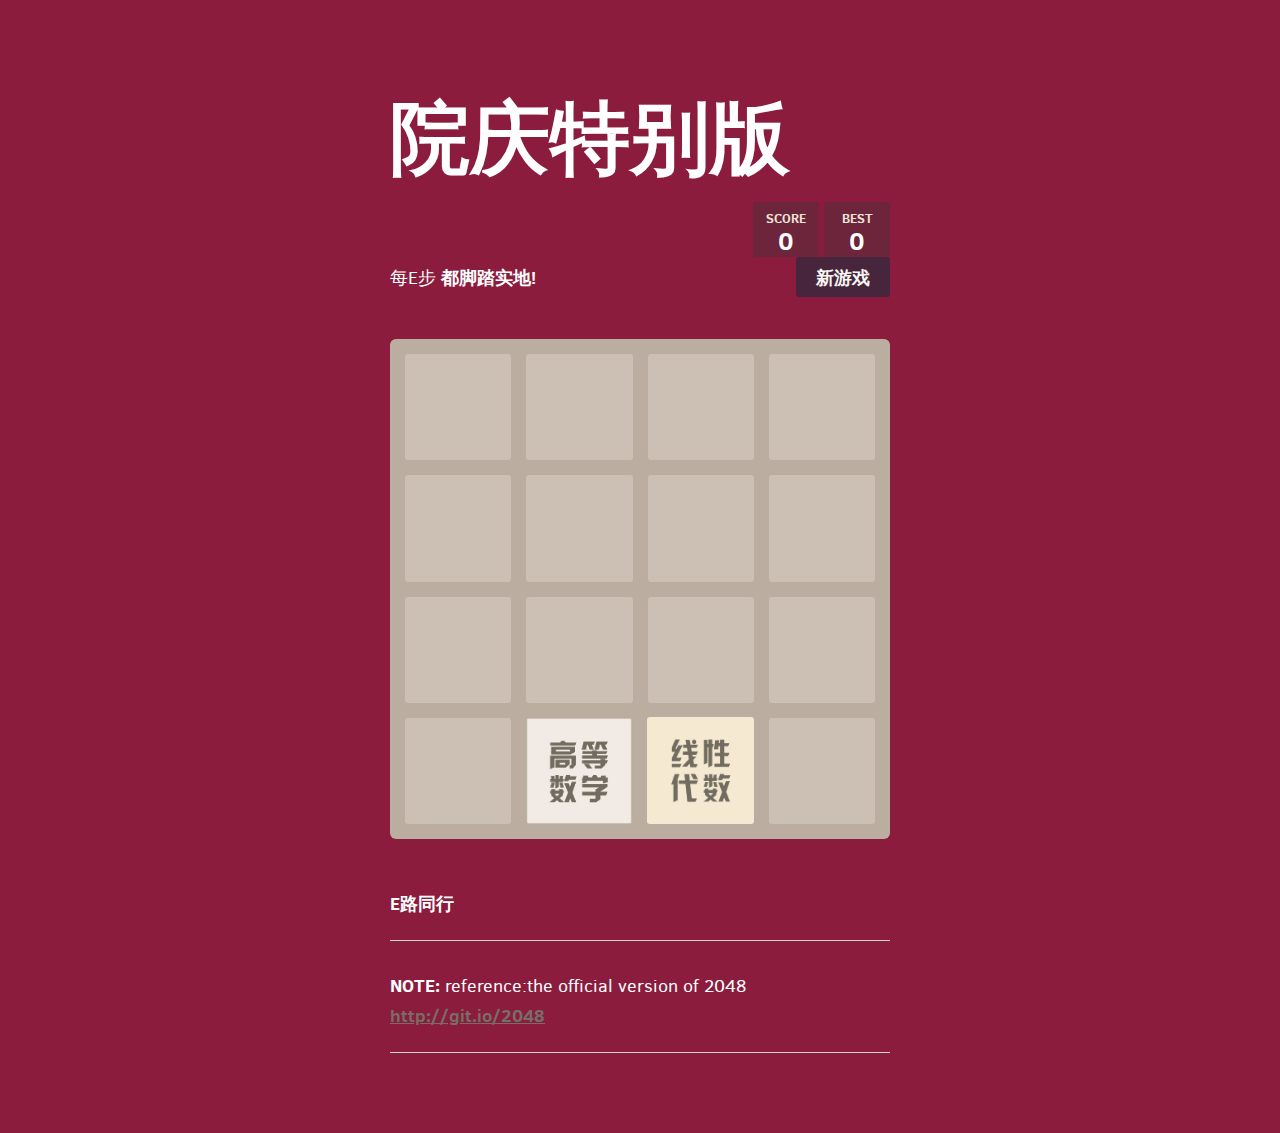
<file: game.html>
<!DOCTYPE html>
<html>
<head>
  <meta charset="utf-8">
  <title>2048特别版</title>

  <link href="style/main.css" rel="stylesheet" type="text/css">
  <link rel="shortcut icon" href="favicon.ico">
  <link rel="apple-touch-icon" href="meta/apple-touch-icon.png">
  <link rel="apple-touch-startup-image" href="meta/apple-touch-startup-image-640x1096.png" media="(device-width: 320px) and (device-height: 568px) and (-webkit-device-pixel-ratio: 2)"> <!-- iPhone 5+ -->
  <link rel="apple-touch-startup-image" href="meta/apple-touch-startup-image-640x920.png"  media="(device-width: 320px) and (device-height: 480px) and (-webkit-device-pixel-ratio: 2)"> <!-- iPhone, retina -->
  <meta name="apple-mobile-web-app-capable" content="yes">
  <meta name="apple-mobile-web-app-status-bar-style" content="black">

  <meta name="HandheldFriendly" content="True">
  <meta name="MobileOptimized" content="320">
  <meta name="viewport" content="width=device-width, target-densitydpi=160dpi, initial-scale=1.0, maximum-scale=1, user-scalable=no, minimal-ui">
</head>
<body>
  <div class="container">
    <div class="heading">
      <h1 class="title">院庆特别版</h1>
      <div class="scores-container">
        <div class="score-container">0</div>
        <div class="best-container">0</div>
      </div>
    </div>

    <div class="above-game">
      <p class="game-intro">每E步 <strong>都脚踏实地!</strong></p>
      <a class="restart-button">新游戏</a>
    </div>

    <div class="game-container">
      <div class="game-message">
        <p></p>
        <div class="lower">
	        <a class="keep-playing-button">继续</a>
          <a class="retry-button">再试一次</a>
        </div>
      </div>

      <div class="grid-container">
        <div class="grid-row">
          <div class="grid-cell"></div>
          <div class="grid-cell"></div>
          <div class="grid-cell"></div>
          <div class="grid-cell"></div>
        </div>
        <div class="grid-row">
          <div class="grid-cell"></div>
          <div class="grid-cell"></div>
          <div class="grid-cell"></div>
          <div class="grid-cell"></div>
        </div>
        <div class="grid-row">
          <div class="grid-cell"></div>
          <div class="grid-cell"></div>
          <div class="grid-cell"></div>
          <div class="grid-cell"></div>
        </div>
        <div class="grid-row">
          <div class="grid-cell"></div>
          <div class="grid-cell"></div>
          <div class="grid-cell"></div>
          <div class="grid-cell"></div>
        </div>
      </div>

      <div class="tile-container">

      </div>
    </div>

    <p class="game-explanation">
      <strong class="important">E路同行</strong>
    </p>
    <hr>
    <p>
    <strong class="important">Note:</strong> reference:the official version of 2048 <a href="http://git.io/2048">http://git.io/2048
    </p>
    <hr>
  </div>

  <script src="js/bind_polyfill.js"></script>
  <script src="js/classlist_polyfill.js"></script>
  <script src="js/animframe_polyfill.js"></script>
  <script src="js/keyboard_input_manager.js"></script>
  <script src="js/html_actuator.js"></script>
  <script src="js/grid.js"></script>
  <script src="js/tile.js"></script>
  <script src="js/local_storage_manager.js"></script>
  <script src="js/game_manager.js"></script>
  <script src="js/application.js"></script>
</body>
</html>
</file>
